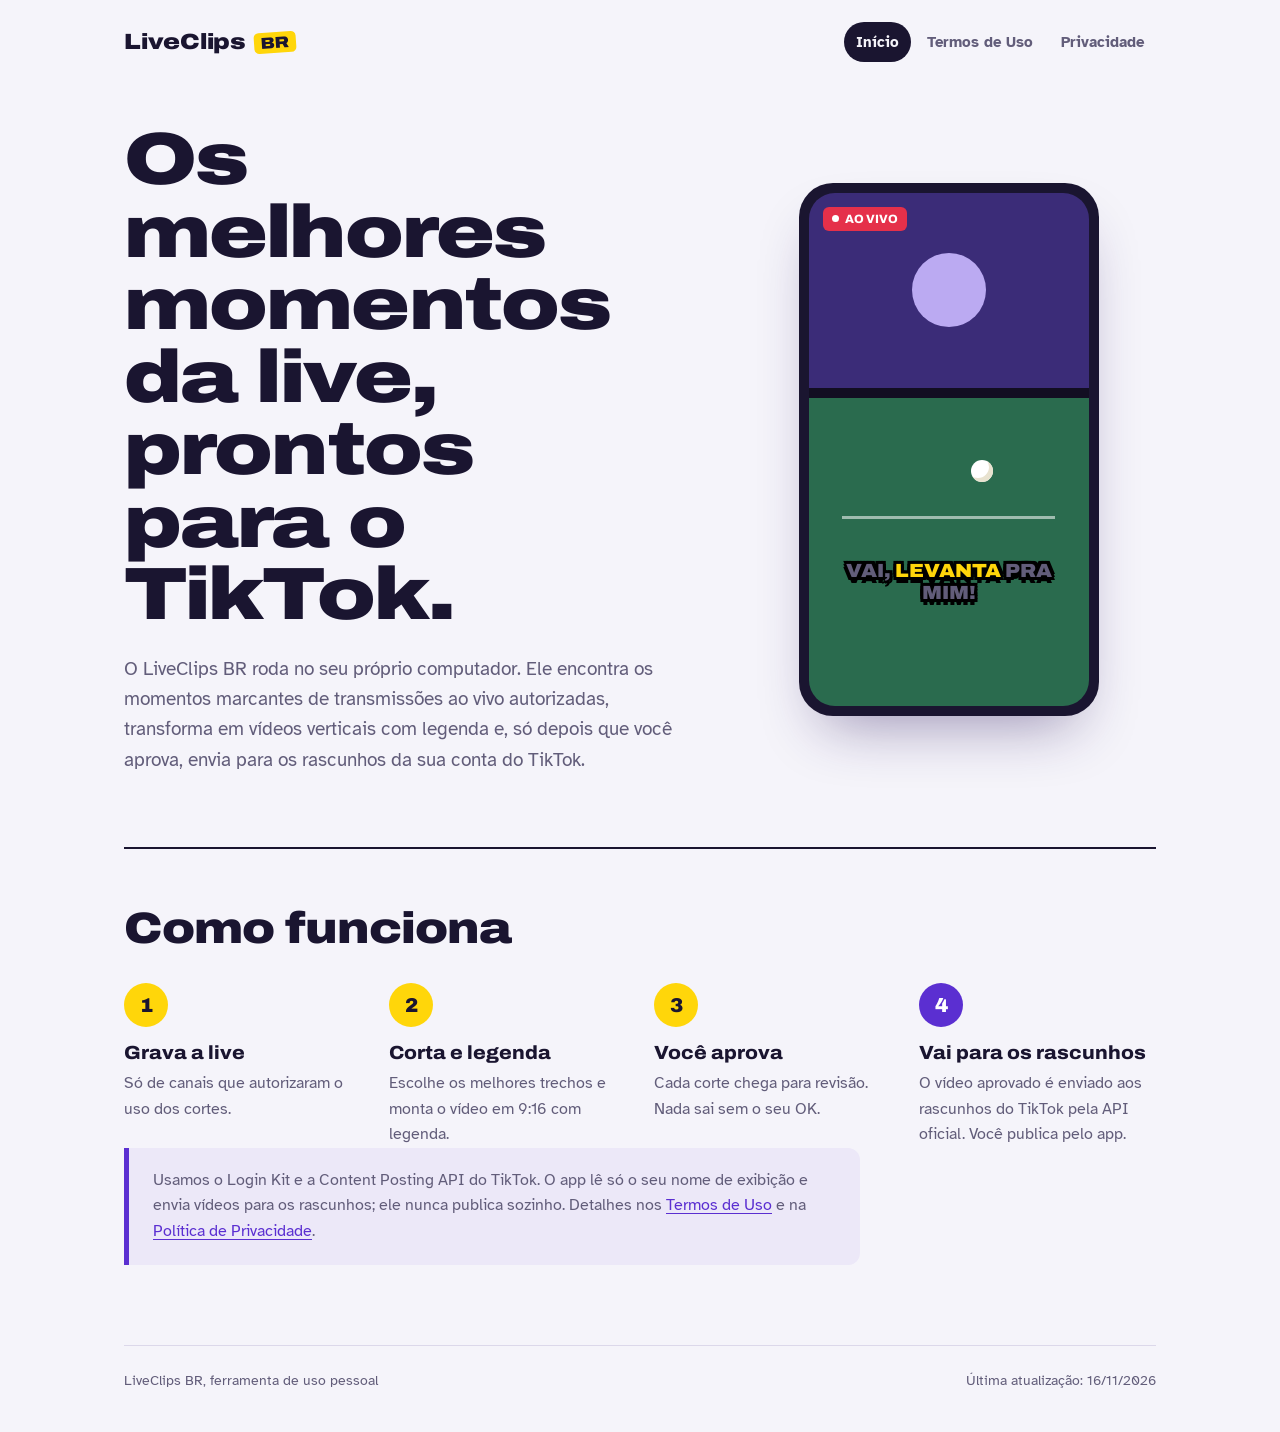
<file: index.html>
<!DOCTYPE html>
<html lang="pt-BR"><head><meta charset="utf-8"><meta name="viewport" content="width=device-width,initial-scale=1">
<title>LiveClips BR</title><meta name="description" content="LiveClips BR: transforma os melhores momentos das lives em vídeos curtos e envia os aprovados para os rascunhos do TikTok.">
<link rel="stylesheet" href="style.css"></head><body><div class="wrap">
<header class="top"><a class="mark" href="index.html">LiveClips <i>BR</i></a>
<nav aria-label="Páginas"><a href="index.html" aria-current="page">Início</a><a href="termos.html">Termos de Uso</a><a href="privacidade.html">Privacidade</a></nav></header>
<main>
<section class="hero">
<div>
<h1>Os melhores momentos da live, prontos para o TikTok.</h1>
<p>O LiveClips BR roda no seu próprio computador. Ele encontra os momentos marcantes de transmissões ao vivo autorizadas, transforma em vídeos verticais com legenda e, só depois que você aprova, envia para os rascunhos da sua conta do TikTok.</p>
</div>
<div class="phone" aria-hidden="true"><div class="screen"><span class="live">AO VIVO</span><span class="ball"></span>
<p class="sub" id="sub"><span>Vai,</span> <span>levanta</span> <span>pra</span> <span>mim!</span></p></div></div>
</section>
<section class="steps">
<h2>Como funciona</h2>
<ol>
<li><h3>Grava a live</h3><p>Só de canais que autorizaram o uso dos cortes.</p></li>
<li><h3>Corta e legenda</h3><p>Escolhe os melhores trechos e monta o vídeo em 9:16 com legenda.</p></li>
<li><h3>Você aprova</h3><p>Cada corte chega para revisão. Nada sai sem o seu OK.</p></li>
<li><h3>Vai para os rascunhos</h3><p>O vídeo aprovado é enviado aos rascunhos do TikTok pela API oficial. Você publica pelo app.</p></li>
</ol>
<p class="note">Usamos o Login Kit e a Content Posting API do TikTok. O app lê só o seu nome de exibição e envia vídeos para os rascunhos; ele nunca publica sozinho. Detalhes nos <a href="termos.html">Termos de Uso</a> e na <a href="privacidade.html">Política de Privacidade</a>.</p>
</section>
</main>
<script>(function(){var w=document.querySelectorAll('#sub span');if(matchMedia('(prefers-reduced-motion: reduce)').matches){w[1].className='on';return}var i=0;setInterval(function(){w.forEach(function(s){s.className=''});w[i%w.length].className='on';i++},520)})();</script>
<footer><span>LiveClips BR, ferramenta de uso pessoal</span><span>Última atualização: 16/11/2026</span></footer></div></body></html>
</file>
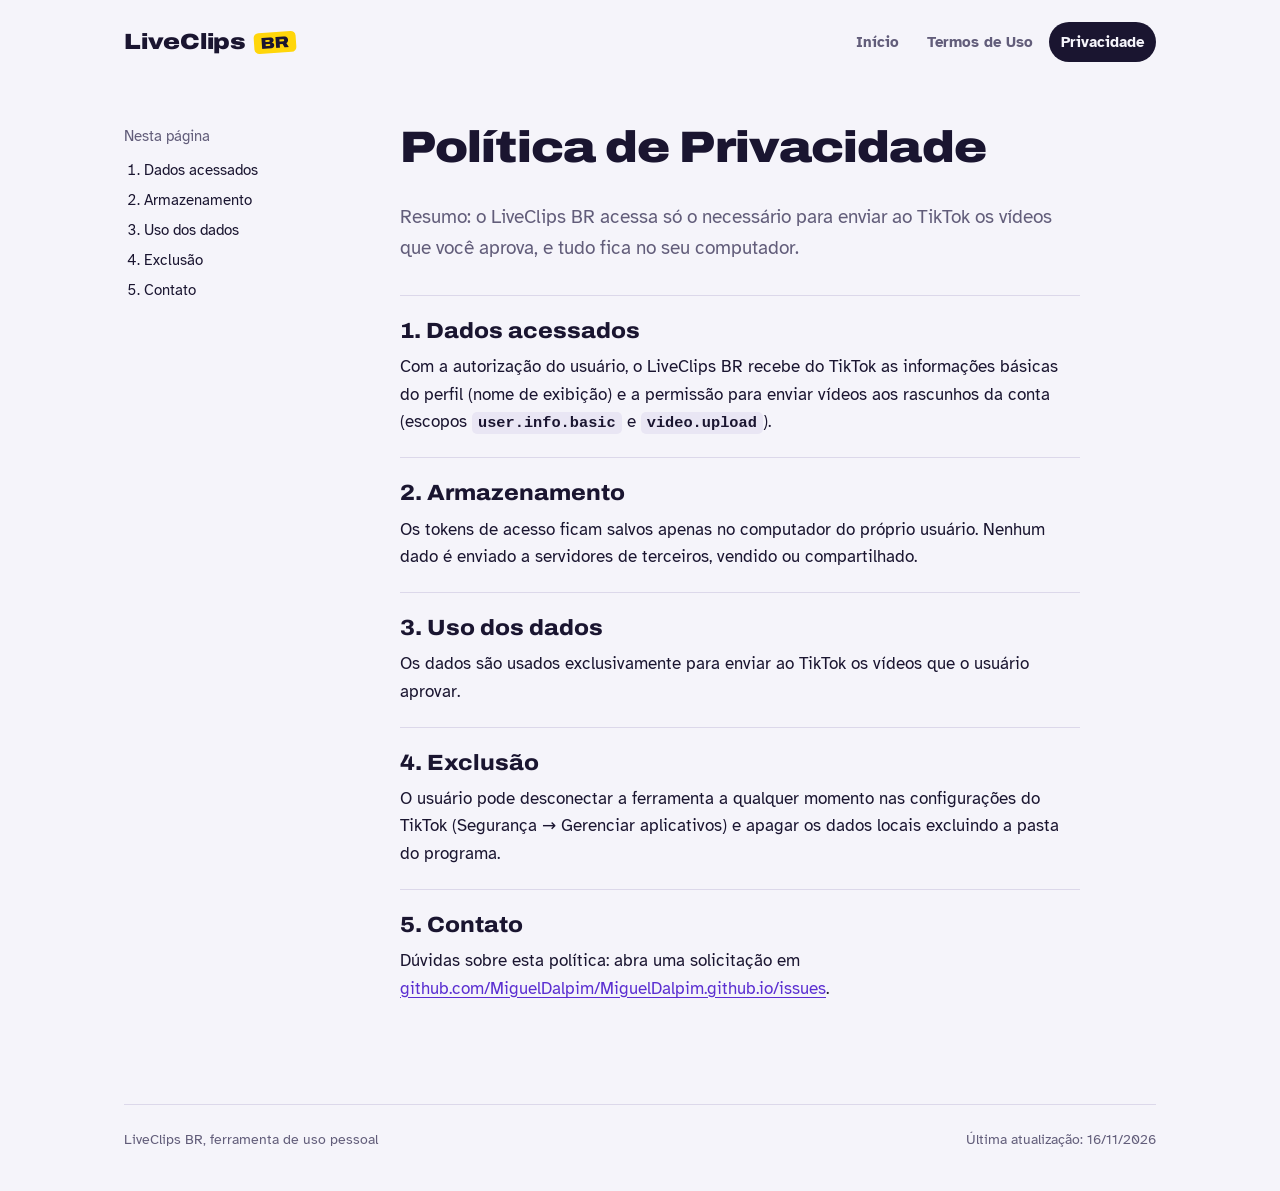
<file: privacidade.html>
<!DOCTYPE html>
<html lang="pt-BR"><head><meta charset="utf-8"><meta name="viewport" content="width=device-width,initial-scale=1">
<title>Política de Privacidade — LiveClips BR</title><meta name="description" content="LiveClips BR: transforma os melhores momentos das lives em vídeos curtos e envia os aprovados para os rascunhos do TikTok.">
<link rel="stylesheet" href="style.css"></head><body><div class="wrap">
<header class="top"><a class="mark" href="index.html">LiveClips <i>BR</i></a>
<nav aria-label="Páginas"><a href="index.html">Início</a><a href="termos.html">Termos de Uso</a><a href="privacidade.html" aria-current="page">Privacidade</a></nav></header>
<main class="doc">
<aside><p>Nesta página</p><ol><li><a href="#dados">Dados acessados</a></li><li><a href="#armazenamento">Armazenamento</a></li><li><a href="#uso">Uso dos dados</a></li><li><a href="#exclusao">Exclusão</a></li><li><a href="#contato">Contato</a></li></ol></aside>
<article>
<h1>Política de Privacidade</h1>
<p class="lead">Resumo: o LiveClips BR acessa só o necessário para enviar ao TikTok os vídeos que você aprova, e tudo fica no seu computador.</p>
<section id="dados"><h2>1. Dados acessados</h2><p>Com a autorização do usuário, o LiveClips BR recebe do TikTok as informações básicas do perfil (nome de exibição) e a permissão para enviar vídeos aos rascunhos da conta (escopos <code>user.info.basic</code> e <code>video.upload</code>).</p></section>
<section id="armazenamento"><h2>2. Armazenamento</h2><p>Os tokens de acesso ficam salvos apenas no computador do próprio usuário. Nenhum dado é enviado a servidores de terceiros, vendido ou compartilhado.</p></section>
<section id="uso"><h2>3. Uso dos dados</h2><p>Os dados são usados exclusivamente para enviar ao TikTok os vídeos que o usuário aprovar.</p></section>
<section id="exclusao"><h2>4. Exclusão</h2><p>O usuário pode desconectar a ferramenta a qualquer momento nas configurações do TikTok (Segurança → Gerenciar aplicativos) e apagar os dados locais excluindo a pasta do programa.</p></section>
<section id="contato"><h2>5. Contato</h2><p>Dúvidas sobre esta política: abra uma solicitação em <a href="https://github.com/MiguelDalpim/MiguelDalpim.github.io/issues">github.com/MiguelDalpim/MiguelDalpim.github.io/issues</a>.</p></section>
</article></main>
<footer><span>LiveClips BR, ferramenta de uso pessoal</span><span>Última atualização: 16/11/2026</span></footer></div></body></html>
</file>
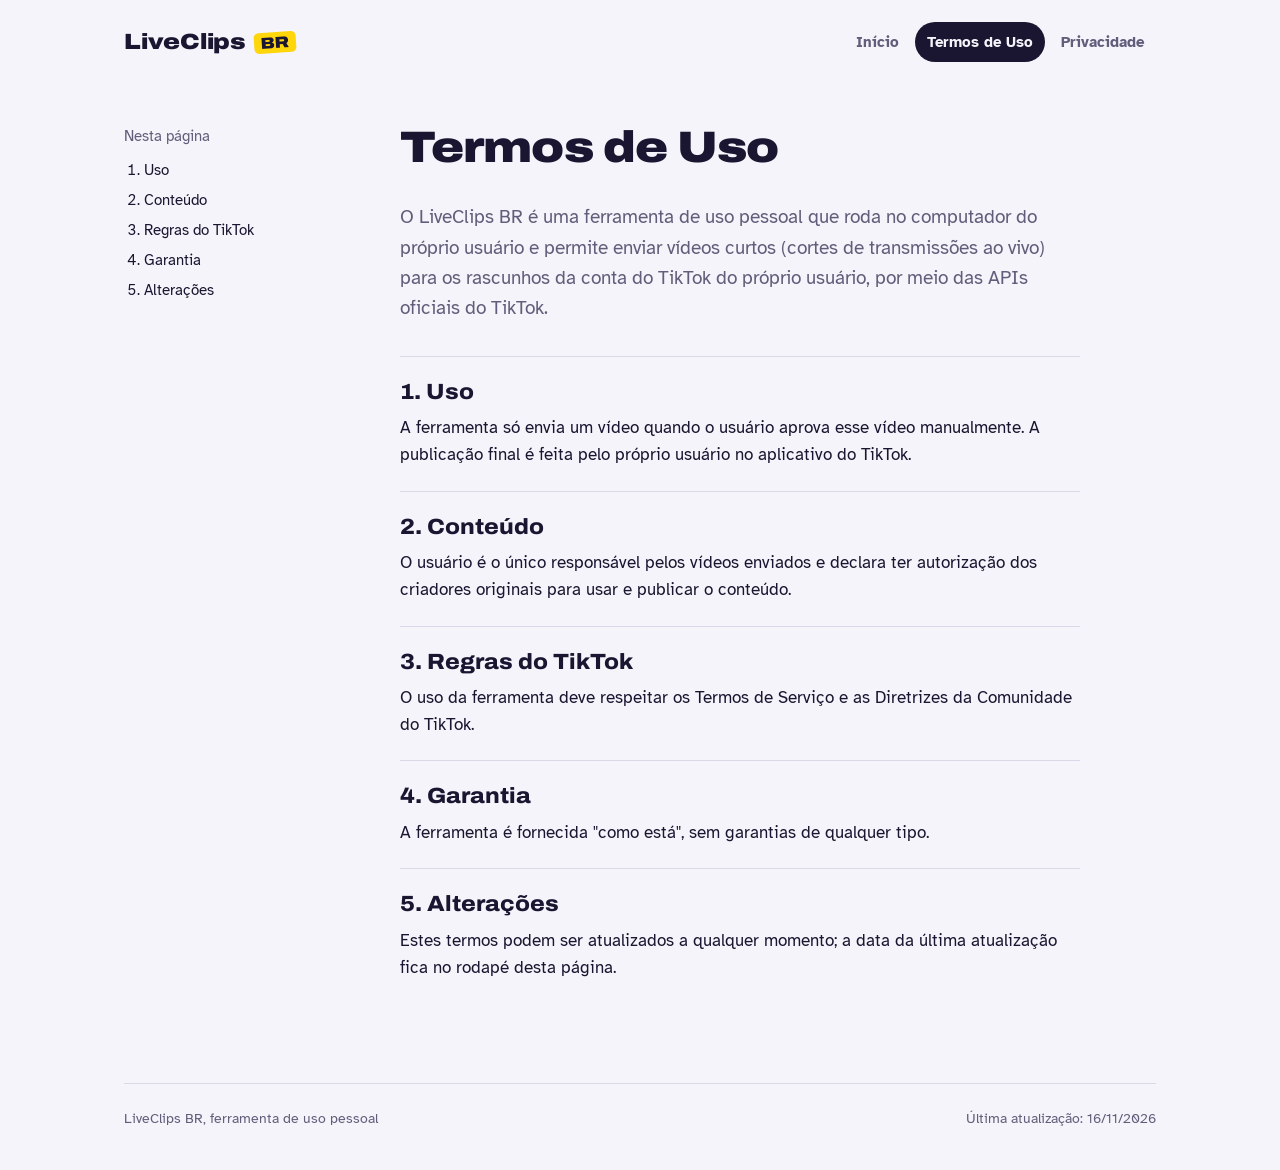
<file: termos.html>
<!DOCTYPE html>
<html lang="pt-BR"><head><meta charset="utf-8"><meta name="viewport" content="width=device-width,initial-scale=1">
<title>Termos de Uso — LiveClips BR</title><meta name="description" content="LiveClips BR: transforma os melhores momentos das lives em vídeos curtos e envia os aprovados para os rascunhos do TikTok.">
<link rel="stylesheet" href="style.css"></head><body><div class="wrap">
<header class="top"><a class="mark" href="index.html">LiveClips <i>BR</i></a>
<nav aria-label="Páginas"><a href="index.html">Início</a><a href="termos.html" aria-current="page">Termos de Uso</a><a href="privacidade.html">Privacidade</a></nav></header>
<main class="doc">
<aside><p>Nesta página</p><ol><li><a href="#uso">Uso</a></li><li><a href="#conteudo">Conteúdo</a></li><li><a href="#regras">Regras do TikTok</a></li><li><a href="#garantia">Garantia</a></li><li><a href="#alteracoes">Alterações</a></li></ol></aside>
<article>
<h1>Termos de Uso</h1>
<p class="lead">O LiveClips BR é uma ferramenta de uso pessoal que roda no computador do próprio usuário e permite enviar vídeos curtos (cortes de transmissões ao vivo) para os rascunhos da conta do TikTok do próprio usuário, por meio das APIs oficiais do TikTok.</p>
<section id="uso"><h2>1. Uso</h2><p>A ferramenta só envia um vídeo quando o usuário aprova esse vídeo manualmente. A publicação final é feita pelo próprio usuário no aplicativo do TikTok.</p></section>
<section id="conteudo"><h2>2. Conteúdo</h2><p>O usuário é o único responsável pelos vídeos enviados e declara ter autorização dos criadores originais para usar e publicar o conteúdo.</p></section>
<section id="regras"><h2>3. Regras do TikTok</h2><p>O uso da ferramenta deve respeitar os Termos de Serviço e as Diretrizes da Comunidade do TikTok.</p></section>
<section id="garantia"><h2>4. Garantia</h2><p>A ferramenta é fornecida "como está", sem garantias de qualquer tipo.</p></section>
<section id="alteracoes"><h2>5. Alterações</h2><p>Estes termos podem ser atualizados a qualquer momento; a data da última atualização fica no rodapé desta página.</p></section>
</article></main>
<footer><span>LiveClips BR, ferramenta de uso pessoal</span><span>Última atualização: 16/11/2026</span></footer></div></body></html>
</file>
<file: style.css>
@import url('https://fonts.googleapis.com/css2?family=Archivo:wdth,wght@100..125,500..900&family=Atkinson+Hyperlegible:wght@400;700&display=swap');
:root{--ink:#1A1530;--paper:#F5F4FA;--violet:#5B2FD1;--yellow:#FFD60A;--live:#E5304A;--mut:#625D7A;--line:#DCD8EA}
*{box-sizing:border-box}
html{-webkit-text-size-adjust:100%}
body{margin:0;background:var(--paper);color:var(--ink);font:17px/1.6 "Atkinson Hyperlegible",system-ui,sans-serif}
a{color:var(--violet);text-underline-offset:3px}
a:focus-visible,button:focus-visible{outline:3px solid var(--violet);outline-offset:3px;border-radius:4px}
.wrap{max-width:1080px;margin:0 auto;padding:0 24px}

/* top bar */
.top{display:flex;align-items:center;justify-content:space-between;gap:16px;padding:22px 0}
.mark{display:flex;align-items:center;gap:8px;font:900 22px/1 Archivo,sans-serif;font-stretch:118%;color:var(--ink);text-decoration:none;letter-spacing:-.01em}
.mark i{font-style:normal;background:var(--yellow);color:var(--ink);padding:3px 7px 2px;border-radius:5px;font-size:.72em;transform:rotate(-4deg)}
.top nav{display:flex;gap:4px;flex-wrap:wrap}
.top nav a{color:var(--mut);text-decoration:none;font-weight:700;font-size:15px;padding:8px 12px;border-radius:999px}
.top nav a:hover{color:var(--ink);background:#E9E6F4}
.top nav a[aria-current]{color:var(--paper);background:var(--ink)}

/* hero */
.hero{display:grid;grid-template-columns:1.15fr .85fr;gap:56px;align-items:center;padding:40px 0 72px}
.hero h1{font:900 clamp(40px,6.4vw,74px)/.98 Archivo,sans-serif;font-stretch:122%;letter-spacing:-.025em;margin:0 0 22px}
.hero p{font-size:19px;color:var(--mut);max-width:34em;margin:0}

/* phone mock */
.phone{justify-self:center;width:min(300px,78vw);aspect-ratio:9/16;border-radius:34px;background:var(--ink);padding:10px;box-shadow:0 30px 60px -24px rgba(40,20,90,.45)}
.screen{position:relative;height:100%;border-radius:26px;overflow:hidden;
 background:linear-gradient(180deg,#3B2C78 0 38%,#120E22 38% 40%,#2A6B4E 40% 100%)}
.screen::before{content:"";position:absolute;left:50%;top:19%;width:74px;height:74px;margin:-37px 0 0 -37px;border-radius:50%;background:#C9B8FF;opacity:.9}
.screen::after{content:"";position:absolute;left:12%;right:12%;top:63%;height:3px;background:rgba(255,255,255,.55)}
.ball{position:absolute;left:58%;top:52%;width:22px;height:22px;border-radius:50%;background:#fff;box-shadow:inset -4px -4px 0 #E8E2CF}
.live{position:absolute;top:14px;left:14px;display:flex;align-items:center;gap:6px;background:var(--live);color:#fff;font:800 12px/1 Archivo,sans-serif;padding:6px 9px;border-radius:6px}
.live::before{content:"";width:7px;height:7px;border-radius:50%;background:#fff}
.sub{position:absolute;left:8%;right:8%;bottom:20%;text-align:center;font:900 26px/1.15 Archivo,sans-serif;font-stretch:110%;text-transform:uppercase;color:#fff;
 text-shadow:-3px -3px 0 #000,3px -3px 0 #000,-3px 3px 0 #000,3px 3px 0 #000,0 -3px 0 #000,0 3px 0 #000,-3px 0 0 #000,3px 0 0 #000,0 6px 0 #000}
.sub span{transition:color .15s}
.sub span.on{color:var(--yellow)}

/* steps */
.steps{border-top:2px solid var(--ink);padding:56px 0 24px}
.steps h2,.doc h1{font:900 clamp(30px,4vw,44px)/1.05 Archivo,sans-serif;font-stretch:115%;letter-spacing:-.02em;margin:0 0 32px}
.steps ol{list-style:none;margin:0;padding:0;display:grid;grid-template-columns:repeat(4,1fr);gap:28px;counter-reset:s}
.steps li{counter-increment:s}
.steps li::before{content:counter(s);display:grid;place-items:center;width:44px;height:44px;border-radius:50%;background:var(--yellow);font:900 20px/1 Archivo,sans-serif;margin-bottom:14px}
.steps li:last-child::before{background:var(--violet);color:#fff}
.steps h3{font:800 19px/1.25 Archivo,sans-serif;font-stretch:108%;margin:0 0 6px}
.steps p{margin:0;color:var(--mut);font-size:16px}
.note{margin:48px 0 0;padding:20px 24px;border-left:5px solid var(--violet);background:#ECE8F8;border-radius:0 12px 12px 0;max-width:46em}

/* documents */
.doc{display:grid;grid-template-columns:220px 1fr;gap:56px;padding:40px 0 24px}
.doc aside{position:sticky;top:24px;align-self:start;font-size:15px}
.doc aside p{margin:0 0 10px;color:var(--mut)}
.doc aside ol{margin:0;padding-left:20px}
.doc aside li{margin:6px 0}
.doc aside a{color:var(--ink);text-decoration:none}
.doc aside a:hover{color:var(--violet);text-decoration:underline}
.doc article{max-width:40em}
.doc .lead{font-size:19px;color:var(--mut);margin:0 0 32px}
.doc section{padding:22px 0;border-top:1px solid var(--line);scroll-margin-top:20px}
.doc h2{font:800 22px/1.25 Archivo,sans-serif;font-stretch:108%;margin:0 0 8px}
.doc p{margin:0}
code{font:600 .9em/1 ui-monospace,Consolas,monospace;background:#E9E6F4;padding:2px 6px;border-radius:5px}

footer{border-top:1px solid var(--line);margin-top:56px;padding:24px 0 40px;color:var(--mut);font-size:14px;display:flex;justify-content:space-between;gap:12px;flex-wrap:wrap}

@media (max-width:860px){
 .hero{grid-template-columns:1fr;gap:40px;padding-top:16px}
 .steps ol{grid-template-columns:1fr 1fr}
 .doc{grid-template-columns:1fr;gap:20px}
 .doc aside{position:static}
}
@media (max-width:520px){.steps ol{grid-template-columns:1fr}.top{flex-direction:column;align-items:flex-start}}
@media (prefers-reduced-motion:reduce){.sub span{transition:none}}
</file>
